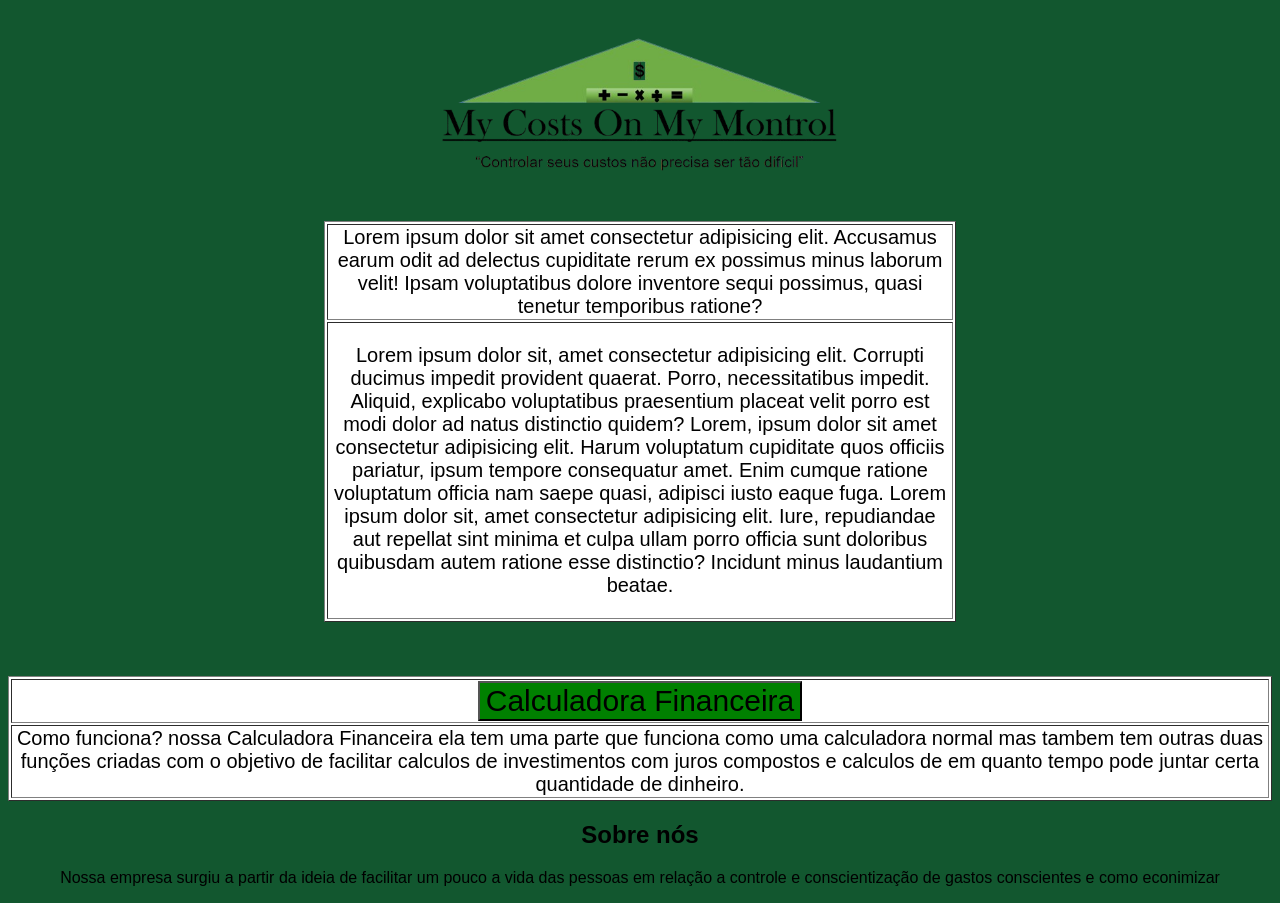
<file: projeto_pessoal/index.html>
<!DOCTYPE html>
<html lang="pt-br">
<head>
    <meta charset="UTF-8">
    <meta name="viewport" content="width=device-width, initial-scale=1.0">
    <link rel="stylesheet" href="color.css">
    
    <title>My Costs On My Control</title>

    <style>
a {
    text-decoration: none; color: black; background-color: green;
}
table {
    font-size: 20px; font-family: sans-serif; color: black; background-color: white;
}

button {
    font-size: 30px; font-family: sans-serif; background-color: green; box-shadow: inset;
}



    </style>


</head>
<body>
    

<img src="imagens/LogoProjetoPessoal-removebg-preview.png" alt="imagem" title="LogoTipo" width="500px" algm="center">


<table border="1" width="50%" height="400" align="center">
    <tr> <td colspan="3"> Lorem ipsum dolor sit amet consectetur adipisicing elit. Accusamus earum odit ad delectus cupiditate rerum ex possimus minus laborum velit! Ipsam voluptatibus dolore inventore sequi possimus, quasi tenetur temporibus ratione? </td></tr>
    <tr> <td colspan="3" rowspan="4" align="center"> <p>Lorem ipsum dolor sit, amet consectetur adipisicing elit. Corrupti ducimus impedit provident quaerat. Porro, necessitatibus impedit. Aliquid, explicabo voluptatibus praesentium placeat velit porro est modi dolor ad natus distinctio quidem? Lorem, ipsum dolor sit amet consectetur adipisicing elit. Harum voluptatum cupiditate quos officiis pariatur, ipsum tempore consequatur amet. Enim cumque ratione voluptatum officia nam saepe quasi, adipisci iusto eaque fuga. Lorem ipsum dolor sit, amet consectetur adipisicing elit. Iure, repudiandae aut repellat sint minima et culpa ullam porro officia sunt doloribus quibusdam autem ratione esse distinctio? Incidunt minus laudantium beatae.</p> </td> </tr>
</table>



<br><br><br>
<table border="1">

<tr>
    <td> <button> <a href="projeto.html" target="_blank" title="calculadora"> Calculadora Financeira </a>  </button> </td>  
</tr>

<tr>
    <td> Como funciona? nossa Calculadora Financeira ela tem uma parte que funciona como uma calculadora normal mas tambem tem outras duas funções criadas com o objetivo de facilitar calculos de investimentos com juros compostos e calculos de em quanto tempo pode juntar certa quantidade de dinheiro.</td>
</tr>
</table>




<section>
    <h2> Sobre nós </h2>
    <p> Nossa empresa surgiu a partir da ideia de facilitar um pouco a vida das pessoas em relação a controle e conscientização de gastos conscientes e como econimizar </p>
</section>






</body>
</html>
</file>
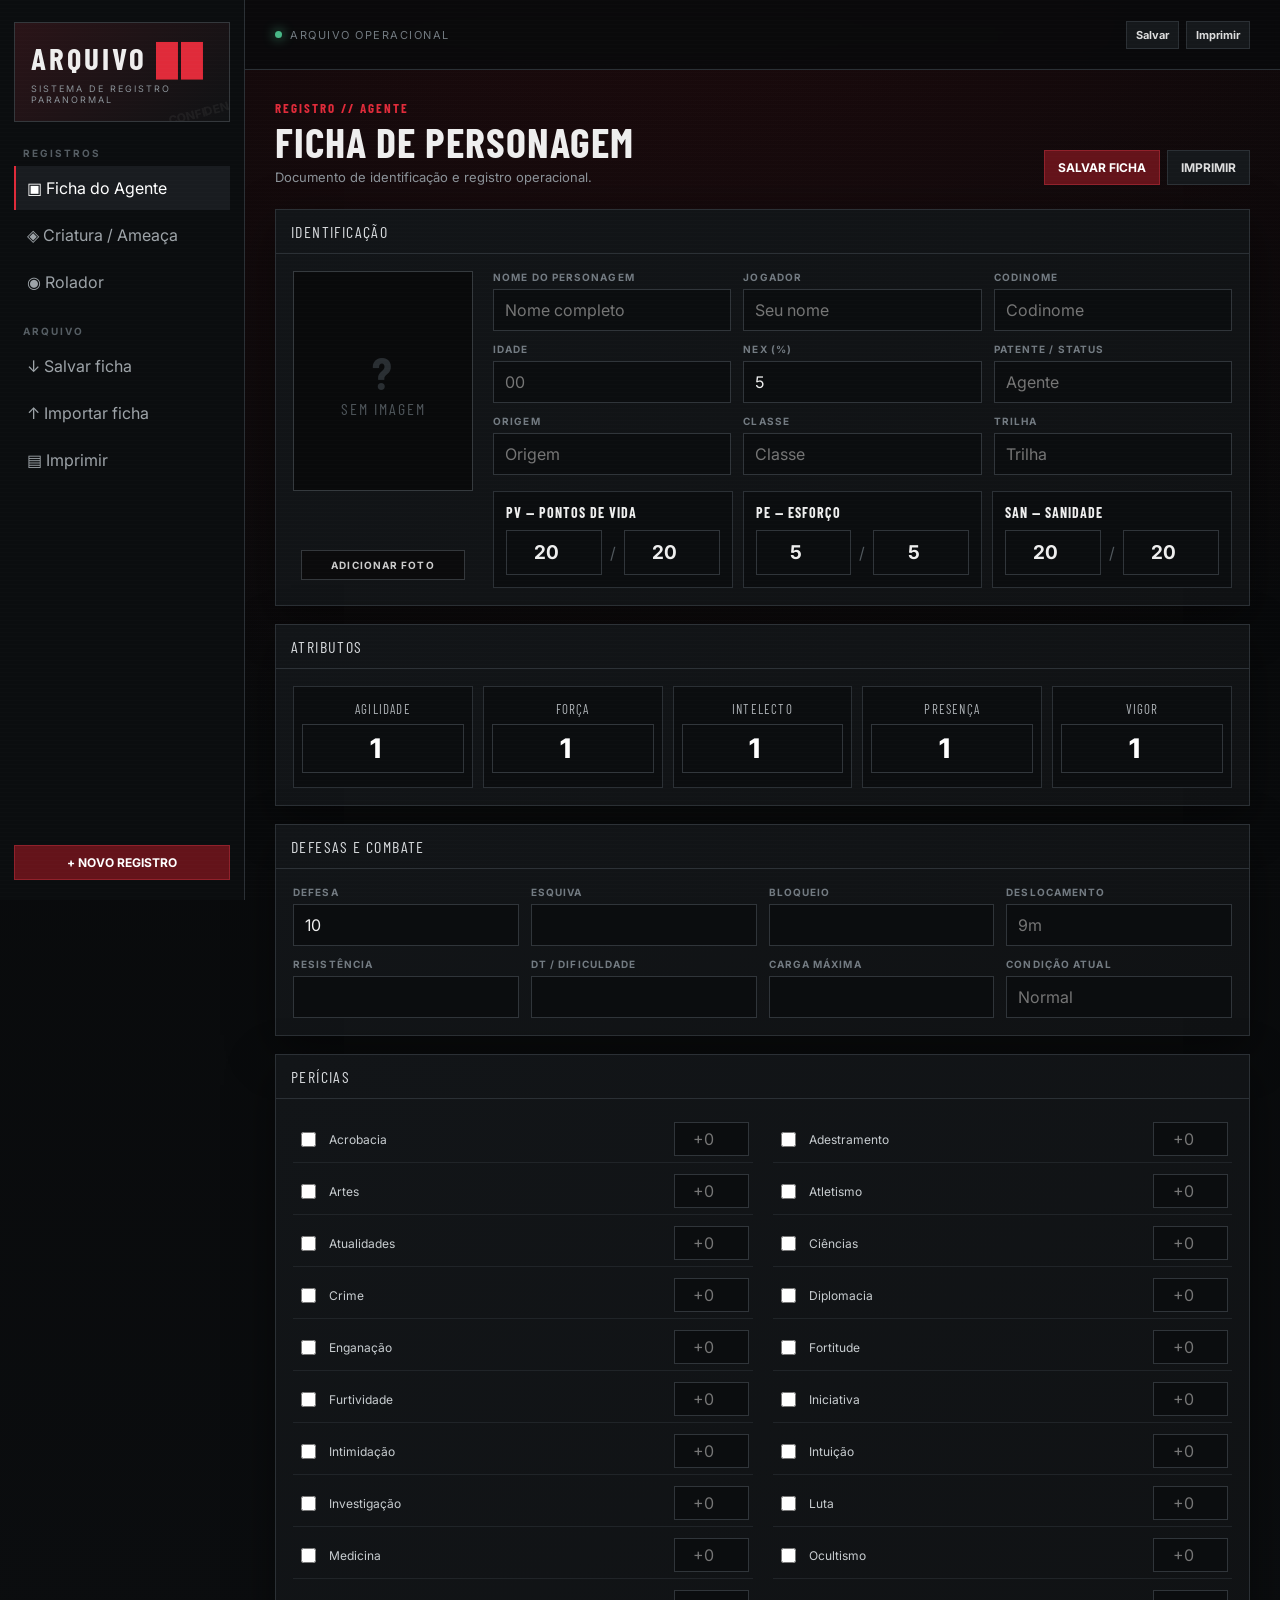
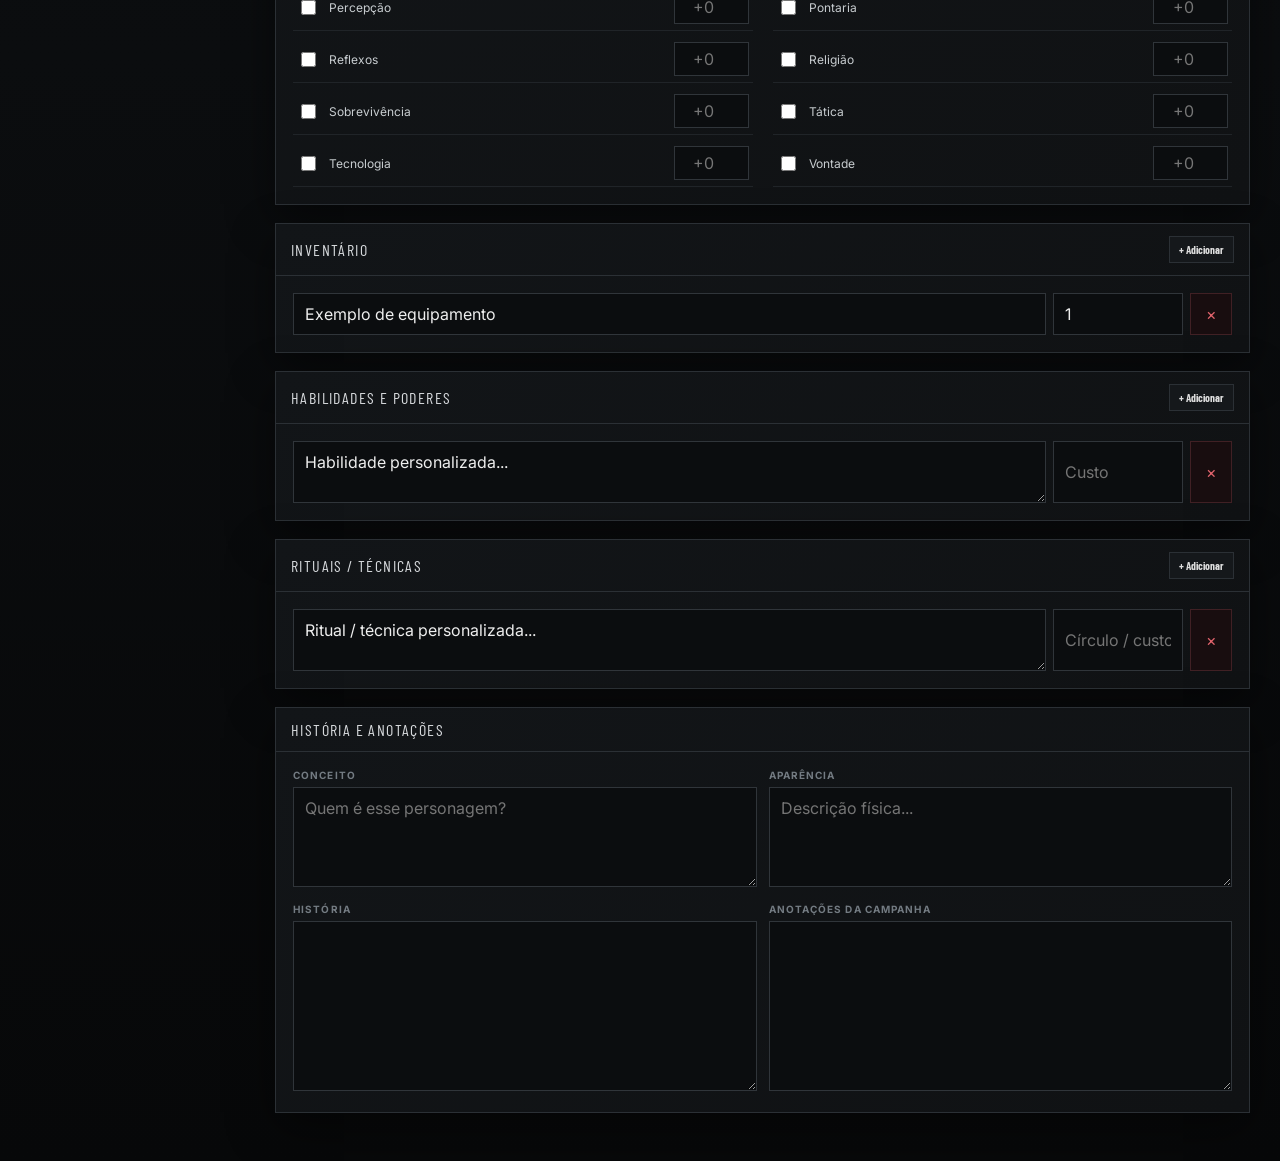
<file: projetos_aleatorios/index.html>
<!DOCTYPE html>
<html lang="pt-BR">
<head>
<meta charset="UTF-8">
<meta name="viewport" content="width=device-width, initial-scale=1.0">

<title>ARQUIVO // Ficha Paranormal</title>

<style>
@import url('https://fonts.googleapis.com/css2?family=Barlow+Condensed:wght@400;500;600;700;800&family=Inter:wght@400;500;600;700&display=swap');

:root{
    --bg:#08090a;
    --bg2:#0e1012;
    --panel:#131619;
    --panel2:#181c20;
    --border:#2b3035;
    --text:#eeeeee;
    --muted:#8b9298;
    --red:#b51f2c;
    --red2:#e02b3a;
    --red-dark:#64131a;
    --green:#48b887;
    --yellow:#d6a83b;
    --shadow:0 15px 45px rgba(0,0,0,.45);
}

*{
    box-sizing:border-box;
}

html{
    scroll-behavior:smooth;
}

body{
    margin:0;
    background:
        radial-gradient(circle at 50% -10%,rgba(150,20,30,.18),transparent 35%),
        linear-gradient(180deg,#070809,#0b0d0f 60%,#070809);
    color:var(--text);
    font-family:Inter,Arial,sans-serif;
    min-height:100vh;
}

body:before{
    content:"";
    position:fixed;
    inset:0;
    pointer-events:none;
    opacity:.025;
    background-image:
        repeating-linear-gradient(
            0deg,
            transparent 0,
            transparent 3px,
            #fff 4px
        );
    z-index:999;
}

button,
input,
textarea,
select{
    font:inherit;
}

button{
    cursor:pointer;
}

.app{
    display:flex;
    min-height:100vh;
}

/* =========================
   SIDEBAR
========================= */

.sidebar{
    width:245px;
    background:#0b0d0f;
    border-right:1px solid var(--border);
    padding:22px 14px;
    position:fixed;
    top:0;
    bottom:0;
    left:0;
    z-index:20;
}

.logo{
    border:1px solid #34383c;
    background:
        linear-gradient(135deg,rgba(190,30,45,.15),transparent),
        #101214;
    padding:16px;
    margin-bottom:25px;
    position:relative;
    overflow:hidden;
}

.logo:after{
    content:"CONFIDENCIAL";
    position:absolute;
    right:-28px;
    bottom:4px;
    color:rgba(255,255,255,.05);
    font-size:12px;
    font-weight:800;
    transform:rotate(-15deg);
}

.logo h1{
    margin:0;
    font-family:"Barlow Condensed",sans-serif;
    font-size:31px;
    letter-spacing:3px;
}

.logo span{
    color:var(--red2);
}

.logo small{
    display:block;
    color:var(--muted);
    font-size:9px;
    letter-spacing:2px;
    margin-top:5px;
}

.nav-title{
    color:#555d63;
    font-size:10px;
    letter-spacing:2px;
    font-weight:700;
    margin:18px 9px 7px;
}

.nav button{
    width:100%;
    border:0;
    background:transparent;
    color:#9da3a8;
    text-align:left;
    padding:12px 11px;
    margin-bottom:3px;
    border-left:2px solid transparent;
    transition:.2s;
}

.nav button:hover{
    background:#15181b;
    color:#fff;
}

.nav button.active{
    color:#fff;
    background:#191c20;
    border-left-color:var(--red2);
}

.bottom-actions{
    position:absolute;
    left:14px;
    right:14px;
    bottom:20px;
}

/* =========================
   MAIN
========================= */

.main{
    margin-left:245px;
    width:calc(100% - 245px);
    min-height:100vh;
}

.topbar{
    height:70px;
    border-bottom:1px solid var(--border);
    background:rgba(9,11,12,.9);
    backdrop-filter:blur(10px);
    display:flex;
    align-items:center;
    justify-content:space-between;
    padding:0 30px;
    position:sticky;
    top:0;
    z-index:15;
}

.status{
    display:flex;
    align-items:center;
    gap:8px;
    color:#727a80;
    font-size:11px;
    text-transform:uppercase;
    letter-spacing:1.5px;
}

.status-dot{
    width:7px;
    height:7px;
    background:var(--green);
    border-radius:50%;
    box-shadow:0 0 12px var(--green);
}

.top-actions{
    display:flex;
    gap:7px;
}

.container{
    max-width:1400px;
    margin:auto;
    padding:30px;
}

.page{
    display:none;
}

.page.active{
    display:block;
}

.page-header{
    display:flex;
    justify-content:space-between;
    align-items:flex-end;
    gap:20px;
    margin-bottom:24px;
}

.eyebrow{
    color:var(--red2);
    font-family:"Barlow Condensed";
    font-weight:700;
    font-size:13px;
    letter-spacing:2px;
}

h2{
    font-family:"Barlow Condensed";
    font-size:42px;
    line-height:1;
    margin:4px 0 0;
    letter-spacing:1px;
}

.subtitle{
    color:var(--muted);
    font-size:13px;
    margin-top:7px;
}

/* =========================
   BUTTONS
========================= */

.btn{
    border:1px solid var(--border);
    background:#15181b;
    color:#ddd;
    padding:9px 13px;
    font-size:12px;
    font-weight:700;
    transition:.2s;
}

.btn:hover{
    background:#202428;
    border-color:#484e53;
}

.btn.primary{
    background:var(--red-dark);
    border-color:#90212b;
    color:#fff;
}

.btn.primary:hover{
    background:#8c1a25;
}

.btn.danger{
    color:#ff7b83;
}

.btn.small{
    padding:6px 9px;
    font-size:11px;
}

/* =========================
   PANELS
========================= */

.panel{
    background:linear-gradient(145deg,#121518,#101214);
    border:1px solid var(--border);
    box-shadow:var(--shadow);
    margin-bottom:18px;
}

.panel-title{
    padding:12px 15px;
    border-bottom:1px solid var(--border);
    color:#d7dadd;
    font-family:"Barlow Condensed";
    letter-spacing:1.4px;
    text-transform:uppercase;
    font-size:16px;
    display:flex;
    align-items:center;
    justify-content:space-between;
}

.panel-body{
    padding:17px;
}

/* =========================
   FORM
========================= */

.grid{
    display:grid;
    gap:12px;
}

.grid-2{
    grid-template-columns:repeat(2,1fr);
}

.grid-3{
    grid-template-columns:repeat(3,1fr);
}

.grid-4{
    grid-template-columns:repeat(4,1fr);
}

label{
    display:block;
    color:#737b82;
    font-size:10px;
    text-transform:uppercase;
    letter-spacing:1.1px;
    font-weight:700;
    margin-bottom:6px;
}

input,
textarea,
select{
    width:100%;
    background:#0b0d0f;
    color:#eee;
    border:1px solid #30353a;
    outline:none;
    padding:10px 11px;
    transition:.2s;
}

input:focus,
textarea:focus,
select:focus{
    border-color:#a42732;
    box-shadow:0 0 0 2px rgba(180,30,45,.08);
}

textarea{
    resize:vertical;
    min-height:100px;
}

select option{
    background:#101214;
}

/* =========================
   CHARACTER HEADER
========================= */

.character-header{
    display:grid;
    grid-template-columns:180px 1fr;
    gap:20px;
}

.avatar-wrap{
    position:relative;
}

.avatar{
    width:180px;
    height:220px;
    background:#090a0b;
    border:1px solid #353a3e;
    display:flex;
    align-items:center;
    justify-content:center;
    overflow:hidden;
}

.avatar img{
    width:100%;
    height:100%;
    object-fit:cover;
}

.avatar-placeholder{
    text-align:center;
    color:#4e555a;
    font-family:"Barlow Condensed";
    letter-spacing:2px;
}

.avatar-placeholder strong{
    display:block;
    font-size:45px;
    color:#292e32;
}

.upload{
    position:absolute;
    bottom:8px;
    left:8px;
    right:8px;
}

.upload label{
    margin:0;
    cursor:pointer;
    text-align:center;
    background:rgba(10,11,12,.9);
    padding:8px;
    color:#ccc;
    border:1px solid #34383c;
}

/* =========================
   STAT CARDS
========================= */

.resources{
    display:grid;
    grid-template-columns:repeat(3,1fr);
    gap:10px;
    margin-top:16px;
}

.resource{
    border:1px solid var(--border);
    background:#0b0d0f;
    padding:12px;
    position:relative;
}

.resource h4{
    margin:0 0 9px;
    font-family:"Barlow Condensed";
    text-transform:uppercase;
    font-size:14px;
    letter-spacing:1px;
}

.resource .inputs{
    display:grid;
    grid-template-columns:1fr 12px 1fr;
    gap:5px;
    align-items:center;
}

.resource input{
    text-align:center;
    font-size:19px;
    font-weight:700;
}

.resource .slash{
    color:#50575c;
    text-align:center;
}

/* =========================
   ATTRIBUTES
========================= */

.attributes{
    display:grid;
    grid-template-columns:repeat(5,1fr);
    gap:10px;
}

.attribute{
    text-align:center;
    border:1px solid var(--border);
    background:#0b0d0f;
    padding:14px 8px;
}

.attribute-name{
    font-family:"Barlow Condensed";
    font-size:13px;
    letter-spacing:1.2px;
    color:#aeb3b7;
}

.attribute input{
    margin-top:7px;
    text-align:center;
    font-size:27px;
    font-weight:800;
    padding:7px 3px;
    color:#fff;
}

/* =========================
   SKILLS
========================= */

.skills{
    display:grid;
    grid-template-columns:repeat(2,1fr);
    gap:5px 20px;
}

.skill{
    display:grid;
    grid-template-columns:24px 1fr 75px;
    align-items:center;
    gap:8px;
    padding:6px 4px;
    border-bottom:1px solid #202428;
}

.skill input[type=checkbox]{
    width:15px;
    height:15px;
    accent-color:var(--red2);
}

.skill-name{
    color:#c8cdd0;
    font-size:12px;
}

.skill small{
    color:#626a70;
    display:block;
    font-size:9px;
}

.skill input[type=number]{
    padding:6px;
    text-align:center;
}

/* =========================
   LISTS
========================= */

.item-list{
    display:flex;
    flex-direction:column;
    gap:8px;
}

.list-row{
    display:grid;
    grid-template-columns:1fr 130px 42px;
    gap:7px;
}

.list-row textarea{
    min-height:42px;
}

.remove{
    border:1px solid #402024;
    color:#e2646d;
    background:#180d0f;
}

.add-row{
    margin-top:9px;
}

/* =========================
   ROLL
========================= */

.dice-box{
    display:grid;
    grid-template-columns:1fr 150px;
    gap:12px;
}

.dice-result{
    min-height:120px;
    background:#090a0b;
    border:1px solid #34383c;
    padding:16px;
}

.roll-number{
    font-family:"Barlow Condensed";
    font-size:55px;
    color:#fff;
}

.roll-history{
    max-height:260px;
    overflow:auto;
    margin-top:10px;
}

.roll-entry{
    padding:8px;
    border-bottom:1px solid #24282c;
    font-size:12px;
    color:#aaa;
}

.roll-entry strong{
    color:#eee;
}

/* =========================
   CREATURE
========================= */

.creature-grid{
    display:grid;
    grid-template-columns:1fr 1fr;
    gap:18px;
}

.threat{
    border:1px solid #4a1c22;
    background:
        linear-gradient(135deg,rgba(160,25,40,.12),transparent),
        #0d0e10;
}

.threat-number{
    font-family:"Barlow Condensed";
    font-size:52px;
    color:var(--red2);
    line-height:1;
}

.action-card{
    border:1px solid #30353a;
    background:#0b0d0f;
    padding:12px;
    margin-bottom:8px;
}

.action-card strong{
    color:#ddd;
}

.action-card p{
    color:#898f94;
    font-size:12px;
    line-height:1.5;
    margin:7px 0 0;
}

/* =========================
   TOAST
========================= */

.toast{
    position:fixed;
    right:22px;
    bottom:22px;
    background:#171a1d;
    border:1px solid #3c4247;
    padding:12px 16px;
    box-shadow:var(--shadow);
    transform:translateY(120px);
    opacity:0;
    transition:.25s;
    z-index:1000;
    font-size:12px;
}

.toast.show{
    transform:translateY(0);
    opacity:1;
}

/* =========================
   PRINT
========================= */

@media print{

    body{
        background:white;
        color:black;
    }

    body:before,
    .sidebar,
    .topbar,
    .top-actions,
    .bottom-actions,
    .btn,
    .upload{
        display:none!important;
    }

    .main{
        margin:0;
        width:100%;
    }

    .container{
        padding:0;
    }

    .page{
        display:none!important;
    }

    #page-character{
        display:block!important;
    }

    .panel{
        box-shadow:none;
        border:1px solid #999;
        background:#fff;
        break-inside:avoid;
    }

    input,
    textarea,
    select{
        color:#111;
        background:#fff;
        border:1px solid #999;
    }

    .panel-title,
    label,
    .skill-name,
    .subtitle{
        color:#222;
    }
}

/* =========================
   MOBILE
========================= */

@media(max-width:950px){

    .sidebar{
        position:relative;
        width:100%;
        height:auto;
        padding:10px;
        border-right:0;
        border-bottom:1px solid var(--border);
    }

    .app{
        display:block;
    }

    .logo{
        margin:0 0 8px;
    }

    .nav{
        display:grid;
        grid-template-columns:repeat(3,1fr);
        gap:5px;
    }

    .nav-title,
    .bottom-actions{
        display:none;
    }

    .main{
        margin:0;
        width:100%;
    }

    .topbar{
        height:55px;
        padding:0 14px;
    }

    .container{
        padding:15px;
    }

    .character-header,
    .creature-grid{
        grid-template-columns:1fr;
    }

    .avatar{
        margin:auto;
    }

    .grid-4,
    .grid-3{
        grid-template-columns:repeat(2,1fr);
    }

    .attributes{
        grid-template-columns:repeat(5,1fr);
        overflow:auto;
    }

    .skills{
        grid-template-columns:1fr;
    }
}

@media(max-width:600px){

    h2{
        font-size:34px;
    }

    .page-header{
        display:block;
    }

    .page-header .top-actions{
        margin-top:14px;
    }

    .grid-2,
    .grid-3,
    .grid-4{
        grid-template-columns:1fr;
    }

    .resources{
        grid-template-columns:1fr;
    }

    .attributes{
        grid-template-columns:repeat(5,100px);
    }

    .nav{
        grid-template-columns:1fr 1fr 1fr;
    }

    .list-row{
        grid-template-columns:1fr 70px 42px;
    }
}
</style>
</head>

<body>

<div class="app">

<!-- =========================
     SIDEBAR
========================= -->

<aside class="sidebar">

    <div class="logo">
        <h1>ARQUIVO <span>██</span></h1>
        <small>SISTEMA DE REGISTRO PARANORMAL</small>
    </div>

    <div class="nav-title">REGISTROS</div>

    <nav class="nav">

        <button class="active" onclick="showPage('character',this)">
            ▣ Ficha do Agente
        </button>

        <button onclick="showPage('creature',this)">
            ◈ Criatura / Ameaça
        </button>

        <button onclick="showPage('dice',this)">
            ◉ Rolador
        </button>

    </nav>

    <div class="nav-title">ARQUIVO</div>

    <nav class="nav">

        <button onclick="saveAll()">
            ↓ Salvar ficha
        </button>

        <button onclick="document.getElementById('importFile').click()">
            ↑ Importar ficha
        </button>

        <button onclick="window.print()">
            ▤ Imprimir
        </button>

    </nav>

    <div class="bottom-actions">
        <button class="btn primary" style="width:100%" onclick="newCharacter()">
            + NOVO REGISTRO
        </button>
    </div>

</aside>


<!-- =========================
     MAIN
========================= -->

<main class="main">

    <header class="topbar">

        <div class="status">
            <span class="status-dot"></span>
            Arquivo operacional
        </div>

        <div class="top-actions">

            <button class="btn small" onclick="saveAll()">
                Salvar
            </button>

            <button class="btn small" onclick="window.print()">
                Imprimir
            </button>

        </div>

    </header>


    <div class="container">


<!-- =========================================================
     CHARACTER PAGE
========================================================= -->

<section id="page-character" class="page active">

    <div class="page-header">

        <div>
            <div class="eyebrow">REGISTRO // AGENTE</div>
            <h2>FICHA DE PERSONAGEM</h2>
            <div class="subtitle">
                Documento de identificação e registro operacional.
            </div>
        </div>

        <div class="top-actions">

            <button class="btn primary" onclick="saveAll()">
                SALVAR FICHA
            </button>

            <button class="btn" onclick="window.print()">
                IMPRIMIR
            </button>

        </div>

    </div>


    <!-- IDENTIFICATION -->

    <div class="panel">

        <div class="panel-title">
            Identificação
        </div>

        <div class="panel-body">

            <div class="character-header">

                <div class="avatar-wrap">

                    <div class="avatar" id="avatar">

                        <div class="avatar-placeholder">
                            <strong>?</strong>
                            SEM IMAGEM
                        </div>

                    </div>

                    <div class="upload">

                        <label for="photo">
                            ADICIONAR FOTO
                        </label>

                        <input
                            id="photo"
                            type="file"
                            accept="image/*"
                            style="display:none"
                            onchange="loadPhoto(event)"
                        >

                    </div>

                </div>


                <div>

                    <div class="grid grid-3">

                        <div>
                            <label>Nome do personagem</label>
                            <input data-save="nome" placeholder="Nome completo">
                        </div>

                        <div>
                            <label>Jogador</label>
                            <input data-save="jogador" placeholder="Seu nome">
                        </div>

                        <div>
                            <label>Codinome</label>
                            <input data-save="codinome" placeholder="Codinome">
                        </div>

                        <div>
                            <label>Idade</label>
                            <input data-save="idade" type="number" placeholder="00">
                        </div>

                        <div>
                            <label>NEX (%)</label>
                            <input data-save="nex" type="number" min="0" max="100" value="5">
                        </div>

                        <div>
                            <label>Patente / Status</label>
                            <input data-save="patente" placeholder="Agente">
                        </div>

                        <div>
                            <label>Origem</label>
                            <input data-save="origem" placeholder="Origem">
                        </div>

                        <div>
                            <label>Classe</label>
                            <input data-save="classe" placeholder="Classe">
                        </div>

                        <div>
                            <label>Trilha</label>
                            <input data-save="trilha" placeholder="Trilha">
                        </div>

                    </div>


                    <div class="resources">

                        <div class="resource">

                            <h4>PV — Pontos de Vida</h4>

                            <div class="inputs">

                                <input
                                    data-save="pvAtual"
                                    type="number"
                                    value="20"
                                >

                                <span class="slash">/</span>

                                <input
                                    data-save="pvMax"
                                    type="number"
                                    value="20"
                                >

                            </div>

                        </div>


                        <div class="resource">

                            <h4>PE — Esforço</h4>

                            <div class="inputs">

                                <input
                                    data-save="peAtual"
                                    type="number"
                                    value="5"
                                >

                                <span class="slash">/</span>

                                <input
                                    data-save="peMax"
                                    type="number"
                                    value="5"
                                >

                            </div>

                        </div>


                        <div class="resource">

                            <h4>SAN — Sanidade</h4>

                            <div class="inputs">

                                <input
                                    data-save="sanAtual"
                                    type="number"
                                    value="20"
                                >

                                <span class="slash">/</span>

                                <input
                                    data-save="sanMax"
                                    type="number"
                                    value="20"
                                >

                            </div>

                        </div>

                    </div>

                </div>

            </div>

        </div>

    </div>


    <!-- ATTRIBUTES -->

    <div class="panel">

        <div class="panel-title">
            Atributos
        </div>

        <div class="panel-body">

            <div class="attributes">

                <div class="attribute">
                    <div class="attribute-name">AGILIDADE</div>
                    <input data-save="agi" type="number" value="1">
                </div>

                <div class="attribute">
                    <div class="attribute-name">FORÇA</div>
                    <input data-save="for" type="number" value="1">
                </div>

                <div class="attribute">
                    <div class="attribute-name">INTELECTO</div>
                    <input data-save="int" type="number" value="1">
                </div>

                <div class="attribute">
                    <div class="attribute-name">PRESENÇA</div>
                    <input data-save="pre" type="number" value="1">
                </div>

                <div class="attribute">
                    <div class="attribute-name">VIGOR</div>
                    <input data-save="vig" type="number" value="1">
                </div>

            </div>

        </div>

    </div>


    <!-- DEFENSE -->

    <div class="panel">

        <div class="panel-title">
            Defesas e Combate
        </div>

        <div class="panel-body">

            <div class="grid grid-4">

                <div>
                    <label>Defesa</label>
                    <input data-save="defesa" type="number" value="10">
                </div>

                <div>
                    <label>Esquiva</label>
                    <input data-save="esquiva" type="number">
                </div>

                <div>
                    <label>Bloqueio</label>
                    <input data-save="bloqueio" type="number">
                </div>

                <div>
                    <label>Deslocamento</label>
                    <input data-save="deslocamento" placeholder="9m">
                </div>

                <div>
                    <label>Resistência</label>
                    <input data-save="resistencia" type="number">
                </div>

                <div>
                    <label>DT / Dificuldade</label>
                    <input data-save="dt" type="number">
                </div>

                <div>
                    <label>Carga máxima</label>
                    <input data-save="carga" type="number">
                </div>

                <div>
                    <label>Condição atual</label>
                    <input data-save="condicao" placeholder="Normal">
                </div>

            </div>

        </div>

    </div>


    <!-- SKILLS -->

    <div class="panel">

        <div class="panel-title">
            Perícias
        </div>

        <div class="panel-body">

            <div class="skills">

                <div class="skill">
                    <input type="checkbox" data-save="pericia_acrobacia">
                    <div class="skill-name">Acrobacia</div>
                    <input type="number" data-save="bonus_acrobacia" placeholder="+0">
                </div>

                <div class="skill">
                    <input type="checkbox">
                    <div class="skill-name">Adestramento</div>
                    <input type="number" placeholder="+0">
                </div>

                <div class="skill">
                    <input type="checkbox">
                    <div class="skill-name">Artes</div>
                    <input type="number" placeholder="+0">
                </div>

                <div class="skill">
                    <input type="checkbox">
                    <div class="skill-name">Atletismo</div>
                    <input type="number" placeholder="+0">
                </div>

                <div class="skill">
                    <input type="checkbox">
                    <div class="skill-name">Atualidades</div>
                    <input type="number" placeholder="+0">
                </div>

                <div class="skill">
                    <input type="checkbox">
                    <div class="skill-name">Ciências</div>
                    <input type="number" placeholder="+0">
                </div>

                <div class="skill">
                    <input type="checkbox">
                    <div class="skill-name">Crime</div>
                    <input type="number" placeholder="+0">
                </div>

                <div class="skill">
                    <input type="checkbox">
                    <div class="skill-name">Diplomacia</div>
                    <input type="number" placeholder="+0">
                </div>

                <div class="skill">
                    <input type="checkbox">
                    <div class="skill-name">Enganação</div>
                    <input type="number" placeholder="+0">
                </div>

                <div class="skill">
                    <input type="checkbox">
                    <div class="skill-name">Fortitude</div>
                    <input type="number" placeholder="+0">
                </div>

                <div class="skill">
                    <input type="checkbox">
                    <div class="skill-name">Furtividade</div>
                    <input type="number" placeholder="+0">
                </div>

                <div class="skill">
                    <input type="checkbox">
                    <div class="skill-name">Iniciativa</div>
                    <input type="number" placeholder="+0">
                </div>

                <div class="skill">
                    <input type="checkbox">
                    <div class="skill-name">Intimidação</div>
                    <input type="number" placeholder="+0">
                </div>

                <div class="skill">
                    <input type="checkbox">
                    <div class="skill-name">Intuição</div>
                    <input type="number" placeholder="+0">
                </div>

                <div class="skill">
                    <input type="checkbox">
                    <div class="skill-name">Investigação</div>
                    <input type="number" placeholder="+0">
                </div>

                <div class="skill">
                    <input type="checkbox">
                    <div class="skill-name">Luta</div>
                    <input type="number" placeholder="+0">
                </div>

                <div class="skill">
                    <input type="checkbox">
                    <div class="skill-name">Medicina</div>
                    <input type="number" placeholder="+0">
                </div>

                <div class="skill">
                    <input type="checkbox">
                    <div class="skill-name">Ocultismo</div>
                    <input type="number" placeholder="+0">
                </div>

                <div class="skill">
                    <input type="checkbox">
                    <div class="skill-name">Percepção</div>
                    <input type="number" placeholder="+0">
                </div>

                <div class="skill">
                    <input type="checkbox">
                    <div class="skill-name">Pontaria</div>
                    <input type="number" placeholder="+0">
                </div>

                <div class="skill">
                    <input type="checkbox">
                    <div class="skill-name">Reflexos</div>
                    <input type="number" placeholder="+0">
                </div>

                <div class="skill">
                    <input type="checkbox">
                    <div class="skill-name">Religião</div>
                    <input type="number" placeholder="+0">
                </div>

                <div class="skill">
                    <input type="checkbox">
                    <div class="skill-name">Sobrevivência</div>
                    <input type="number" placeholder="+0">
                </div>

                <div class="skill">
                    <input type="checkbox">
                    <div class="skill-name">Tática</div>
                    <input type="number" placeholder="+0">
                </div>

                <div class="skill">
                    <input type="checkbox">
                    <div class="skill-name">Tecnologia</div>
                    <input type="number" placeholder="+0">
                </div>

                <div class="skill">
                    <input type="checkbox">
                    <div class="skill-name">Vontade</div>
                    <input type="number" placeholder="+0">
                </div>

            </div>

        </div>

    </div>


    <!-- INVENTORY -->

    <div class="panel">

        <div class="panel-title">
            Inventário
            <button class="btn small" onclick="addItem()">+ Adicionar</button>
        </div>

        <div class="panel-body">

            <div id="inventory" class="item-list"></div>

        </div>

    </div>


    <!-- ABILITIES -->

    <div class="panel">

        <div class="panel-title">
            Habilidades e Poderes
            <button class="btn small" onclick="addAbility()">+ Adicionar</button>
        </div>

        <div class="panel-body">

            <div id="abilities" class="item-list"></div>

        </div>

    </div>


    <!-- RITUALS -->

    <div class="panel">

        <div class="panel-title">
            Rituais / Técnicas
            <button class="btn small" onclick="addRitual()">+ Adicionar</button>
        </div>

        <div class="panel-body">

            <div id="rituals" class="item-list"></div>

        </div>

    </div>


    <!-- STORY -->

    <div class="panel">

        <div class="panel-title">
            História e Anotações
        </div>

        <div class="panel-body">

            <div class="grid grid-2">

                <div>
                    <label>Conceito</label>
                    <textarea
                        data-save="conceito"
                        placeholder="Quem é esse personagem?"
                    ></textarea>
                </div>

                <div>
                    <label>Aparência</label>
                    <textarea
                        data-save="aparencia"
                        placeholder="Descrição física..."
                    ></textarea>
                </div>

                <div>
                    <label>História</label>
                    <textarea
                        data-save="historia"
                        style="min-height:170px"
                    ></textarea>
                </div>

                <div>
                    <label>Anotações da campanha</label>
                    <textarea
                        data-save="anotacoes"
                        style="min-height:170px"
                    ></textarea>
                </div>

            </div>

        </div>

    </div>

</section>


<!-- =========================================================
     CREATURE PAGE
========================================================= -->

<section id="page-creature" class="page">

    <div class="page-header">

        <div>
            <div class="eyebrow">REGISTRO // AMEAÇA</div>
            <h2>CRIADOR DE CRIATURAS</h2>
            <div class="subtitle">
                Ferramenta para criar ameaças e criaturas homebrew.
            </div>
        </div>

        <button class="btn primary" onclick="saveCreature()">
            SALVAR CRIATURA
        </button>

    </div>


    <div class="creature-grid">

        <div>

            <div class="panel threat">

                <div class="panel-title">
                    Identificação da ameaça
                </div>

                <div class="panel-body">

                    <div class="grid grid-2">

                        <div>
                            <label>Nome</label>
                            <input id="cr_nome" placeholder="Nome da criatura">
                        </div>

                        <div>
                            <label>Tipo</label>
                            <input id="cr_tipo" placeholder="Criatura / Humano / Outro">
                        </div>

                        <div>
                            <label>Elemento</label>
                            <select id="cr_elemento">
                                <option>Realidade</option>
                                <option>Sangue</option>
                                <option>Morte</option>
                                <option>Conhecimento</option>
                                <option>Energia</option>
                                <option>Medo</option>
                                <option>Homebrew</option>
                            </select>
                        </div>

                        <div>
                            <label>VD / Nível de ameaça</label>
                            <input id="cr_vd" type="number" value="20">
                        </div>

                    </div>

                </div>

            </div>


            <div class="panel">

                <div class="panel-title">
                    Estatísticas
                </div>

                <div class="panel-body">

                    <div class="grid grid-3">

                        <div>
                            <label>PV</label>
                            <input id="cr_pv" type="number" value="30">
                        </div>

                        <div>
                            <label>Defesa</label>
                            <input id="cr_def" type="number" value="15">
                        </div>

                        <div>
                            <label>Deslocamento</label>
                            <input id="cr_desl" value="9m">
                        </div>

                        <div>
                            <label>Fortitude</label>
                            <input id="cr_fort" value="+5">
                        </div>

                        <div>
                            <label>Reflexos</label>
                            <input id="cr_ref" value="+5">
                        </div>

                        <div>
                            <label>Vontade</label>
                            <input id="cr_von" value="+5">
                        </div>

                    </div>

                </div>

            </div>

        </div>


        <div>

            <div class="panel">

                <div class="panel-title">
                    Descrição
                </div>

                <div class="panel-body">

                    <label>Descrição visual</label>

                    <textarea
                        id="cr_desc"
                        placeholder="Aparência da criatura..."
                    ></textarea>

                    <br>

                    <label>Comportamento</label>

                    <textarea
                        id="cr_comp"
                        placeholder="Como ela age?"
                    ></textarea>

                </div>

            </div>


            <div class="panel">

                <div class="panel-title">
                    Habilidades e ataques

                    <button
                        class="btn small"
                        onclick="addCreatureAction()"
                    >
                        + Adicionar
                    </button>

                </div>

                <div class="panel-body">

                    <div id="creatureActions"></div>

                </div>

            </div>

        </div>

    </div>


    <div class="panel">

        <div class="panel-title">
            Imunidades, resistências e fraquezas
        </div>

        <div class="panel-body">

            <textarea
                id="cr_resist"
                placeholder="Digite resistências, imunidades, fraquezas etc."
            ></textarea>

        </div>

    </div>


    <div class="panel">

        <div class="panel-title">
            Anotações do mestre
        </div>

        <div class="panel-body">

            <textarea
                id="cr_notes"
                style="min-height:180px"
            ></textarea>

        </div>

    </div>

</section>


<!-- =========================================================
     DICE PAGE
========================================================= -->

<section id="page-dice" class="page">

    <div class="page-header">

        <div>
            <div class="eyebrow">FERRAMENTA // DADOS</div>
            <h2>ROLADOR</h2>
            <div class="subtitle">
                Sistema simples de rolagem para sua mesa.
            </div>
        </div>

    </div>


    <div class="panel">

        <div class="panel-title">
            Rolar dados
        </div>

        <div class="panel-body">

            <div class="dice-box">

                <div>

                    <label>
                        Expressão
                    </label>

                    <input
                        id="diceExpression"
                        value="1d20"
                        placeholder="Ex: 1d20+5"
                        onkeydown="if(event.key==='Enter') rollDice()"
                    >

                    <br><br>

                    <button class="btn primary" onclick="rollDice()">
                        ROLAR DADOS
                    </button>

                </div>


                <div class="dice-result">

                    <label>Resultado</label>

                    <div
                        id="diceResult"
                        class="roll-number"
                    >
                        —
                    </div>

                </div>

            </div>


            <div class="roll-history">

                <div class="panel-title">
                    Histórico
                </div>

                <div id="rollHistory"></div>

            </div>

        </div>

    </div>

</section>


    </div>

</main>

</div>


<input
    id="importFile"
    type="file"
    accept=".json"
    style="display:none"
    onchange="importCharacter(event)"
>

<div id="toast" class="toast"></div>


<script>

/* =========================================================
   UTILIDADES
========================================================= */

const STORAGE_KEY = "arquivo_paranormal_ficha_v1";

function toast(message){

    const el = document.getElementById("toast");

    el.textContent = message;

    el.classList.add("show");

    setTimeout(()=>{
        el.classList.remove("show");
    },2200);
}


/* =========================================================
   NAVEGAÇÃO
========================================================= */

function showPage(page, button){

    document.querySelectorAll(".page").forEach(p=>{
        p.classList.remove("active");
    });

    document
        .getElementById("page-"+page)
        .classList.add("active");

    document.querySelectorAll(".nav button").forEach(b=>{
        b.classList.remove("active");
    });

    if(button){
        button.classList.add("active");
    }
}


/* =========================================================
   FOTO
========================================================= */

function loadPhoto(event){

    const file = event.target.files[0];

    if(!file) return;

    const reader = new FileReader();

    reader.onload = function(e){

        document.getElementById("avatar").innerHTML =
            `<img src="${e.target.result}" alt="Foto do personagem">`;

        localStorage.setItem(
            "arquivo_photo",
            e.target.result
        );
    };

    reader.readAsDataURL(file);
}


/* =========================================================
   INVENTÁRIO
========================================================= */

function addItem(data={}){

    const container =
        document.getElementById("inventory");

    const row = document.createElement("div");

    row.className="list-row";

    row.innerHTML=`

        <input
            placeholder="Item / equipamento"
            value="${escapeHTML(data.nome || "")}"
        >

        <input
            placeholder="Quantidade"
            value="${escapeHTML(data.qtd || "1")}"
        >

        <button
            class="remove"
            onclick="this.parentElement.remove()"
        >×</button>

    `;

    container.appendChild(row);
}


/* =========================================================
   HABILIDADES
========================================================= */

function addAbility(data={}){

    const container =
        document.getElementById("abilities");

    const row=document.createElement("div");

    row.className="list-row";

    row.innerHTML=`

        <textarea
            placeholder="Nome e descrição da habilidade"
        >${escapeHTML(data.texto || "")}</textarea>

        <input
            placeholder="Custo"
            value="${escapeHTML(data.custo || "")}"
        >

        <button
            class="remove"
            onclick="this.parentElement.remove()"
        >×</button>

    `;

    container.appendChild(row);
}


/* =========================================================
   RITUAIS
========================================================= */

function addRitual(data={}){

    const container =
        document.getElementById("rituals");

    const row=document.createElement("div");

    row.className="list-row";

    row.innerHTML=`

        <textarea
            placeholder="Nome e descrição do ritual"
        >${escapeHTML(data.texto || "")}</textarea>

        <input
            placeholder="Círculo / custo"
            value="${escapeHTML(data.custo || "")}"
        >

        <button
            class="remove"
            onclick="this.parentElement.remove()"
        >×</button>

    `;

    container.appendChild(row);
}


/* =========================================================
   CRIATURAS
========================================================= */

function addCreatureAction(data={}){

    const container =
        document.getElementById("creatureActions");

    const card=document.createElement("div");

    card.className="action-card";

    card.innerHTML=`

        <div class="grid grid-2">

            <div>

                <label>Nome da ação</label>

                <input
                    class="ca-name"
                    value="${escapeHTML(data.nome || "")}"
                    placeholder="Ex: Ataque"
                >

            </div>

            <div>

                <label>Teste / dano</label>

                <input
                    class="ca-roll"
                    value="${escapeHTML(data.rolagem || "")}"
                    placeholder="Ex: +10 / 2d8+5"
                >

            </div>

        </div>

        <br>

        <label>Descrição</label>

        <textarea
            class="ca-desc"
            placeholder="Descrição da ação..."
        >${escapeHTML(data.descricao || "")}</textarea>

        <br>

        <button
            class="btn small danger"
            onclick="this.parentElement.remove()"
        >
            REMOVER
        </button>

    `;

    container.appendChild(card);
}


/* =========================================================
   COLETA DE DADOS
========================================================= */

function collectCharacter(){

    const data={
        version:1,
        savedAt:new Date().toISOString(),
        fields:{},
        inventory:[],
        abilities:[],
        rituals:[],
        photo:localStorage.getItem("arquivo_photo") || null
    };


    document
        .querySelectorAll("[data-save]")
        .forEach(el=>{

            const key=el.dataset.save;

            if(el.type==="checkbox"){
                data.fields[key]=el.checked;
            }
            else{
                data.fields[key]=el.value;
            }

        });


    document
        .querySelectorAll("#inventory .list-row")
        .forEach(row=>{

            const inputs=row.querySelectorAll("input");

            data.inventory.push({
                nome:inputs[0].value,
                qtd:inputs[1].value
            });

        });


    document
        .querySelectorAll("#abilities .list-row")
        .forEach(row=>{

            const textarea=row.querySelector("textarea");
            const input=row.querySelector("input");

            data.abilities.push({
                texto:textarea.value,
                custo:input.value
            });

        });


    document
        .querySelectorAll("#rituals .list-row")
        .forEach(row=>{

            const textarea=row.querySelector("textarea");
            const input=row.querySelector("input");

            data.rituals.push({
                texto:textarea.value,
                custo:input.value
            });

        });


    return data;
}


/* =========================================================
   SALVAR
========================================================= */

function saveAll(){

    const data=collectCharacter();

    localStorage.setItem(
        STORAGE_KEY,
        JSON.stringify(data)
    );

    downloadJSON(
        data,
        "ficha-paranormal.json"
    );

    toast("Ficha salva com sucesso.");
}


/* =========================================================
   DOWNLOAD JSON
========================================================= */

function downloadJSON(data, filename){

    const blob=new Blob(
        [JSON.stringify(data,null,2)],
        {type:"application/json"}
    );

    const url=URL.createObjectURL(blob);

    const a=document.createElement("a");

    a.href=url;
    a.download=filename;

    document.body.appendChild(a);

    a.click();

    a.remove();

    URL.revokeObjectURL(url);
}


/* =========================================================
   IMPORTAR
========================================================= */

function importCharacter(event){

    const file=event.target.files[0];

    if(!file) return;

    const reader=new FileReader();

    reader.onload=function(){

        try{

            const data=JSON.parse(reader.result);

            loadCharacter(data);

            toast("Ficha importada.");

        }catch(error){

            alert("Arquivo inválido.");

        }

    };

    reader.readAsText(file);
}


/* =========================================================
   CARREGAR PERSONAGEM
========================================================= */

function loadCharacter(data){

    if(!data) return;

    if(data.fields){

        Object.entries(data.fields).forEach(([key,value])=>{

            const el=
                document.querySelector(
                    `[data-save="${key}"]`
                );

            if(!el) return;

            if(el.type==="checkbox"){
                el.checked=Boolean(value);
            }else{
                el.value=value;
            }

        });

    }


    document.getElementById("inventory").innerHTML="";

    (data.inventory || []).forEach(addItem);


    document.getElementById("abilities").innerHTML="";

    (data.abilities || []).forEach(addAbility);


    document.getElementById("rituals").innerHTML="";

    (data.rituals || []).forEach(addRitual);


    if(data.photo){

        document.getElementById("avatar").innerHTML =
            `<img src="${data.photo}" alt="Foto">`;

        localStorage.setItem(
            "arquivo_photo",
            data.photo
        );

    }

}


/* =========================================================
   CARREGAR AUTOMATICAMENTE
========================================================= */

function loadSaved(){

    const saved=
        localStorage.getItem(STORAGE_KEY);

    if(saved){

        try{

            loadCharacter(
                JSON.parse(saved)
            );

        }catch(e){

            console.warn(
                "Não foi possível carregar a ficha."
            );

        }

    }else{

        addItem({
            nome:"Exemplo de equipamento",
            qtd:"1"
        });

        addAbility({
            texto:"Habilidade personalizada...",
            custo:""
        });

        addRitual({
            texto:"Ritual / técnica personalizada...",
            custo:""
        });

    }

}


/* =========================================================
   NOVA FICHA
========================================================= */

function newCharacter(){

    if(
        !confirm(
            "Criar uma nova ficha? Os dados atuais serão apagados."
        )
    ) return;

    localStorage.removeItem(STORAGE_KEY);
    localStorage.removeItem("arquivo_photo");

    location.reload();
}


/* =========================================================
   DADOS
========================================================= */

function rollDice(){

    const expression=
        document
        .getElementById("diceExpression")
        .value
        .trim()
        .toLowerCase();

    const match=
        expression.match(
            /^(\d+)d(\d+)([+-]\d+)?$/
        );

    if(!match){

        toast(
            "Use um formato como 1d20+5."
        );

        return;
    }

    const quantity=
        Math.min(
            parseInt(match[1]),
            100
        );

    const sides=
        parseInt(match[2]);

    const modifier=
        parseInt(match[3] || "0");

    if(sides<2 || sides>1000){

        toast(
            "Número de faces inválido."
        );

        return;
    }

    let rolls=[];
    let total=modifier;

    for(let i=0;i<quantity;i++){

        const result=
            Math.floor(
                Math.random()*sides
            )+1;

        rolls.push(result);

        total+=result;

    }

    document
        .getElementById("diceResult")
        .textContent=total;

    const history=
        document.getElementById("rollHistory");

    const entry=
        document.createElement("div");

    entry.className="roll-entry";

    entry.innerHTML=`
        <strong>${expression}</strong>
        → ${total}
        <span style="color:#666">
            [${rolls.join(", ")}]
        </span>
    `;

    history.prepend(entry);

}


/* =========================================================
   CRIATURA
========================================================= */

function collectCreature(){

    const actions=[];

    document
        .querySelectorAll(
            "#creatureActions .action-card"
        )
        .forEach(card=>{

            actions.push({

                nome:
                    card.querySelector(".ca-name").value,

                rolagem:
                    card.querySelector(".ca-roll").value,

                descricao:
                    card.querySelector(".ca-desc").value

            });

        });


    return{

        version:1,

        tipo:"criatura",

        savedAt:new Date().toISOString(),

        nome:
            document.getElementById("cr_nome").value,

        tipoCriatura:
            document.getElementById("cr_tipo").value,

        elemento:
            document.getElementById("cr_elemento").value,

        vd:
            document.getElementById("cr_vd").value,

        pv:
            document.getElementById("cr_pv").value,

        defesa:
            document.getElementById("cr_def").value,

        deslocamento:
            document.getElementById("cr_desl").value,

        fortitude:
            document.getElementById("cr_fort").value,

        reflexos:
            document.getElementById("cr_ref").value,

        vontade:
            document.getElementById("cr_von").value,

        descricao:
            document.getElementById("cr_desc").value,

        comportamento:
            document.getElementById("cr_comp").value,

        resistencias:
            document.getElementById("cr_resist").value,

        anotacoes:
            document.getElementById("cr_notes").value,

        actions

    };

}


function saveCreature(){

    const data=collectCreature();

    downloadJSON(
        data,
        "criatura-paranormal.json"
    );

    localStorage.setItem(
        "arquivo_creature",
        JSON.stringify(data)
    );

    toast(
        "Criatura salva com sucesso."
    );

}


/* =========================================================
   SEGURANÇA PARA HTML
========================================================= */

function escapeHTML(value){

    if(value===undefined || value===null){
        return "";
    }

    return String(value)
        .replaceAll("&","&amp;")
        .replaceAll("<","&lt;")
        .replaceAll(">","&gt;")
        .replaceAll('"',"&quot;")
        .replaceAll("'","&#039;");

}


/* =========================================================
   AUTOSAVE
========================================================= */

let autosaveTimer;

document.addEventListener(
    "input",
    function(){

        clearTimeout(autosaveTimer);

        autosaveTimer=setTimeout(()=>{

            const data=collectCharacter();

            localStorage.setItem(
                STORAGE_KEY,
                JSON.stringify(data)
            );

        },700);

    }
);


/* =========================================================
   INICIALIZAÇÃO
========================================================= */

document.addEventListener(
    "DOMContentLoaded",
    function(){

        loadSaved();

        if(
            !document
            .getElementById("creatureActions")
            .children.length
        ){

            addCreatureAction({
                nome:"Ataque",
                rolagem:"+5 / 1d8+3",
                descricao:
                    "Descreva aqui o ataque da criatura."
            });

        }

    }
);

</script>

</body>
</html>
</file>
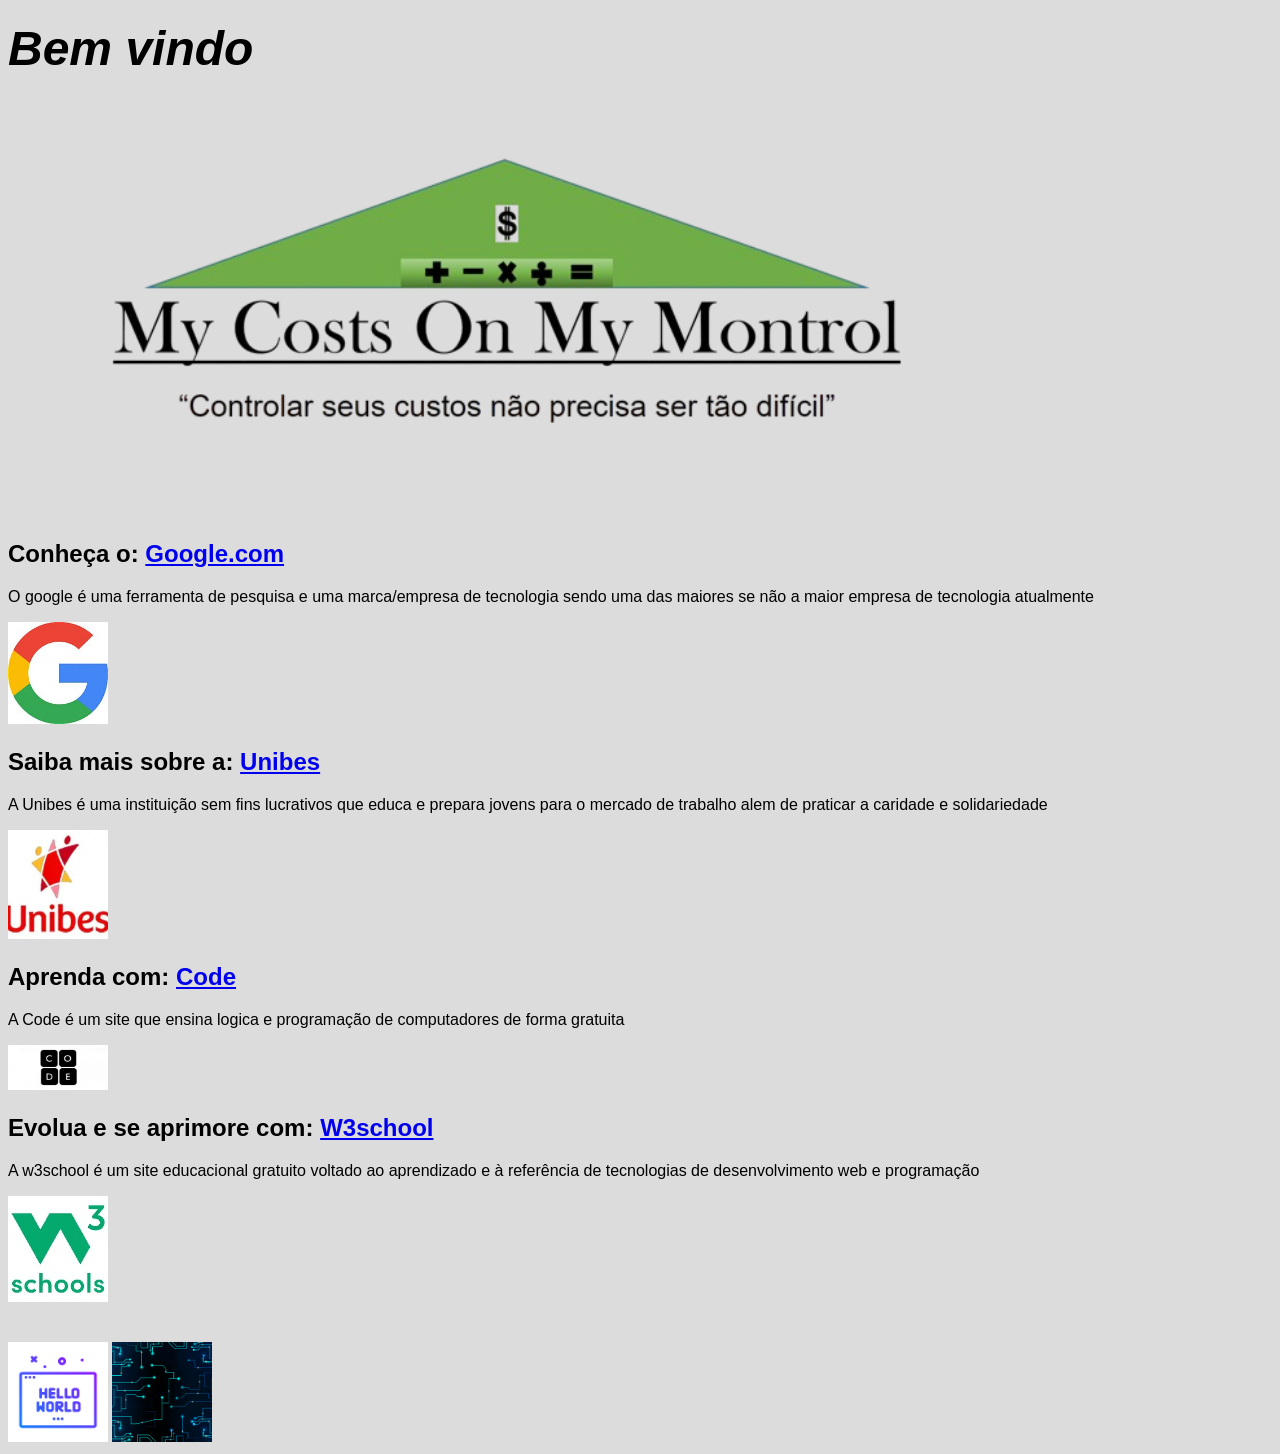
<file: vscode_mk/index.html>
<!DOCTYPE html>
<html lang="pt-br">
<head>
    <meta charset="UTF-8">
    <meta name="viewport" content="width=device-width, initial-scale=1.0">
    <title>Zona de Teste</title>

</head>

<link rel="stylesheet" href="color.css">
<i><h1><font size="50">Bem vindo</font></h1></i>

<img src="LogoProjetoPessoal-removebg-preview.png" alt="imagem" title="MyCostsOnMyControl" width="1000px">


<h2>Conheça o: <a href="http://google.com.br" target="_blank">Google.com</a></h2>
<p>O google é uma ferramenta de pesquisa e uma marca/empresa de tecnologia sendo uma das maiores se não a maior empresa de tecnologia atualmente</p>
<img src="gglogo.jpeg" alt="imagem" title="imagem do google" width="100px">

<h2>Saiba mais sobre a: <a href="http://unibes.org.br" target="_blank">Unibes</a></h2>
<p>A Unibes é uma instituição sem fins lucrativos que educa e prepara jovens para o mercado de trabalho alem de praticar a caridade e solidariedade</p>
<img src="unibeslogo.webp" alt="imagem" title="imagem do google" width="100px"> 

<h2>Aprenda com: <a href="http://code.org" target="_blank">Code</a></h2>
<p>A Code é um site que ensina logica e programação de computadores de forma gratuita</p>
<img src="codeprg.webp" alt="imagem" title="imagem do google" width="100px">

<h2>Evolua e se aprimore com: <a href="http://www.w3schools.com" target="_blank">W3school</a></h2>
<p>A w3school é um site educacional gratuito voltado ao aprendizado e à referência de tecnologias de desenvolvimento web e programação</p>
<img src="w3logo.webp" alt="imagem" title="imagem do google" width="100px">

<br><br><br>

<img src="olamundo.png" alt="imagem"  title="imagem do google" width="100px">

<img src="tec.gif" alt="animação" title="gif do google" width="100px">




</body>
</html>
</file>
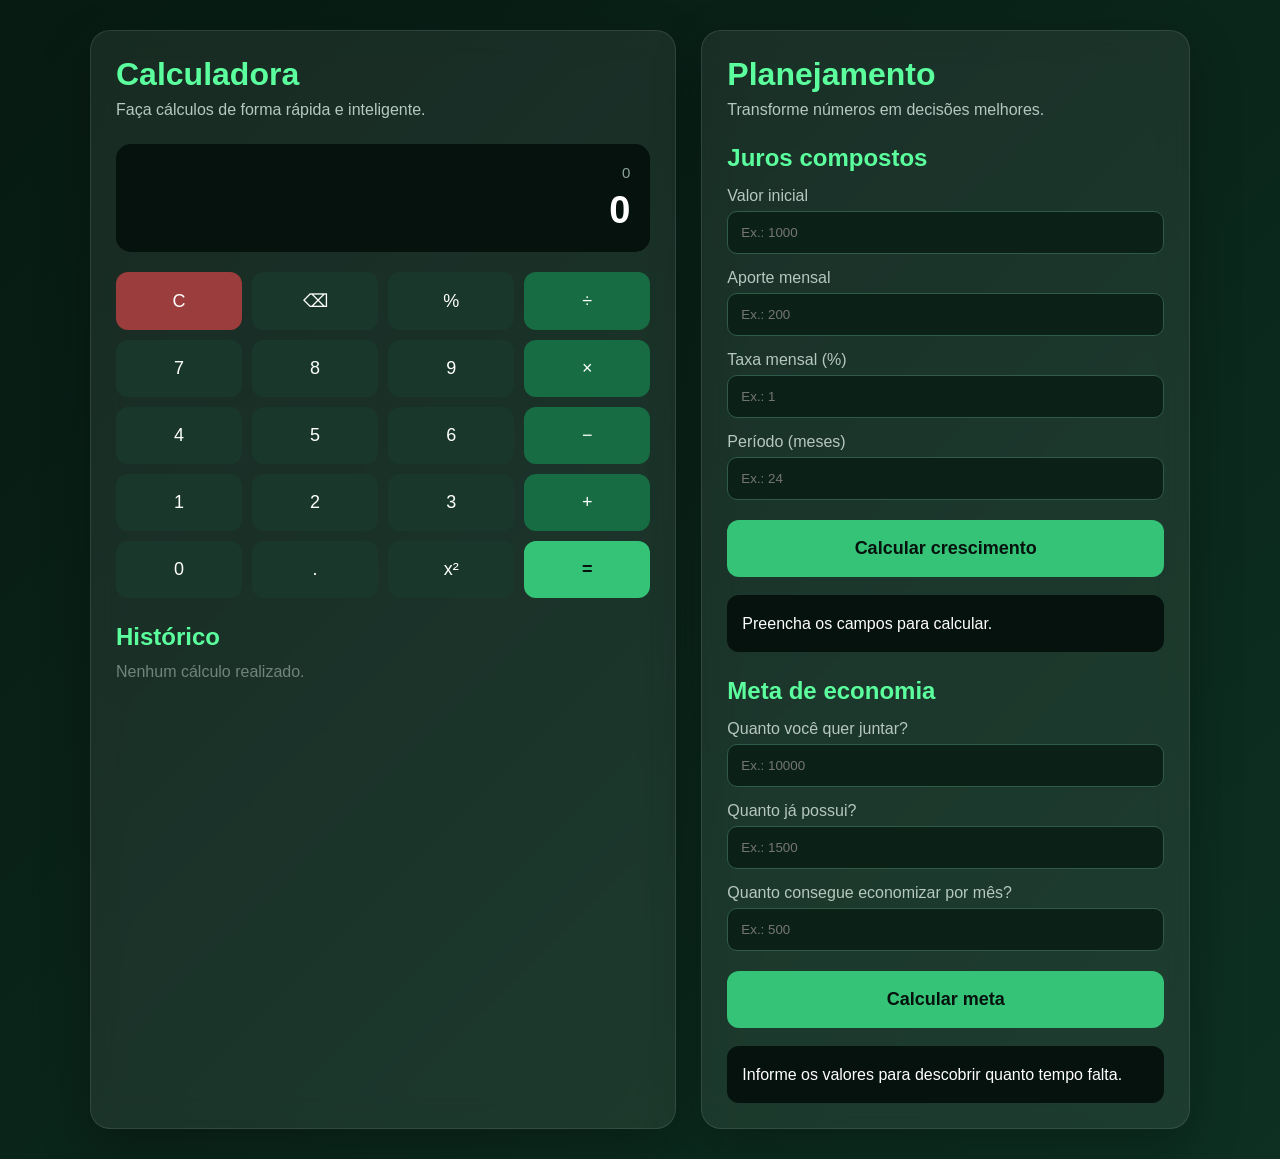
<file: projeto_pessoal/projeto.html>
<!DOCTYPE html>
<html lang="pt-BR">
<head>
    <meta charset="UTF-8">
    <meta name="viewport" content="width=device-width, initial-scale=1.0">

    <title>Calculadora Financeira</title>

    <style>
        * {
            box-sizing: border-box;
            margin: 0;
            padding: 0;
            font-family: Arial, Helvetica, sans-serif;
        }

        body {
            min-height: 100vh;
            background: linear-gradient(135deg, #071a12, #0d3022);
            color: #fff;

            display: flex;
            justify-content: center;
            align-items: center;

            padding: 30px;
        }

        .container {
            width: 100%;
            max-width: 1100px;

            display: grid;
            grid-template-columns: 1.2fr 1fr;

            gap: 25px;
        }

        .card {
            background: rgba(255,255,255,0.07);
            border: 1px solid rgba(255,255,255,0.1);
            border-radius: 20px;

            padding: 25px;

            backdrop-filter: blur(15px);

            box-shadow: 0 20px 50px rgba(0,0,0,0.25);
        }

        h1 {
            margin-bottom: 8px;
            color: #5cff9d;
        }

        .subtitle {
            color: #b6c8bf;
            margin-bottom: 25px;
        }

        /* DISPLAY */

        .display {
            background: #06120d;
            border-radius: 15px;

            padding: 20px;

            margin-bottom: 20px;

            text-align: right;
        }

        .expression {
            color: #8ca59a;
            font-size: 15px;

            min-height: 20px;
        }

        .result {
            font-size: 38px;
            font-weight: bold;

            margin-top: 5px;

            overflow: hidden;
            text-overflow: ellipsis;
        }

        /* BOTÕES */

        .buttons {
            display: grid;

            grid-template-columns: repeat(4, 1fr);

            gap: 10px;
        }

        button {
            border: none;
            border-radius: 12px;

            padding: 18px;

            font-size: 18px;

            cursor: pointer;

            color: white;

            background: #19382b;

            transition: 0.15s;
        }

        button:hover {
            transform: translateY(-2px);
            background: #24523e;
        }

        button:active {
            transform: scale(0.97);
        }

        .operator {
            background: #176c43;
        }

        .equals {
            background: #35c477;
            color: #06120d;
            font-weight: bold;
        }

        .clear {
            background: #9b3d3d;
        }

        /* FINANCEIRO */

        .finance-section {
            margin-top: 25px;
        }

        .finance-section h2 {
            margin-bottom: 15px;
            color: #5cff9d;
        }

        .form-group {
            margin-bottom: 15px;
        }

        label {
            display: block;

            margin-bottom: 6px;

            color: #b6c8bf;
        }

        input,
        select {
            width: 100%;

            padding: 13px;

            border-radius: 10px;

            border: 1px solid #315b49;

            background: #0b2118;

            color: white;

            outline: none;
        }

        input:focus,
        select:focus {
            border-color: #5cff9d;
        }

        .calculate-btn {
            width: 100%;

            background: #35c477;

            color: #06120d;

            font-weight: bold;

            margin-top: 5px;
        }

        .financial-result {
            margin-top: 18px;

            background: #06120d;

            padding: 15px;

            border-radius: 12px;

            line-height: 1.7;
        }

        .financial-result strong {
            color: #5cff9d;
        }

        /* HISTÓRICO */

        .history {
            margin-top: 25px;
        }

        .history h2 {
            color: #5cff9d;
            margin-bottom: 12px;
        }

        .history-list {
            max-height: 250px;

            overflow-y: auto;
        }

        .history-item {
            background: #0b2118;

            padding: 12px;

            border-radius: 10px;

            margin-bottom: 8px;

            color: #c5d8ce;
        }

        .empty {
            color: #71857b;
        }

        /* RESPONSIVIDADE */

        @media (max-width: 800px) {

            .container {
                grid-template-columns: 1fr;
            }

            body {
                padding: 15px;
            }

            .result {
                font-size: 30px;
            }
        }
    </style>
</head>

<body>

<div class="container">

    <!-- CALCULADORA -->
    <div class="card">

        <h1>Calculadora</h1>

        <p class="subtitle">
            Faça cálculos de forma rápida e inteligente.
        </p>

        <div class="display">

            <div id="expression" class="expression">
                0
            </div>

            <div id="result" class="result">
                0
            </div>

        </div>

        <div class="buttons">

            <button class="clear" onclick="clearCalculator()">C</button>

            <button onclick="deleteLast()">⌫</button>

            <button onclick="percentage()">%</button>

            <button class="operator" onclick="chooseOperator('/')">÷</button>

            <button onclick="appendNumber('7')">7</button>
            <button onclick="appendNumber('8')">8</button>
            <button onclick="appendNumber('9')">9</button>

            <button class="operator" onclick="chooseOperator('*')">×</button>

            <button onclick="appendNumber('4')">4</button>
            <button onclick="appendNumber('5')">5</button>
            <button onclick="appendNumber('6')">6</button>

            <button class="operator" onclick="chooseOperator('-')">−</button>

            <button onclick="appendNumber('1')">1</button>
            <button onclick="appendNumber('2')">2</button>
            <button onclick="appendNumber('3')">3</button>

            <button class="operator" onclick="chooseOperator('+')">+</button>

            <button onclick="appendNumber('0')">0</button>
            <button onclick="appendDecimal()">.</button>

            <button onclick="square()">x²</button>

            <button class="equals" onclick="calculate()">=</button>

        </div>


        <!-- HISTÓRICO -->

        <div class="history">

            <h2>Histórico</h2>

            <div id="historyList" class="history-list">

                <p class="empty">
                    Nenhum cálculo realizado.
                </p>

            </div>

        </div>

    </div>


    <!-- FERRAMENTAS FINANCEIRAS -->

    <div class="card">

        <h1>Planejamento</h1>

        <p class="subtitle">
            Transforme números em decisões melhores.
        </p>


        <!-- JUROS COMPOSTOS -->

        <div class="finance-section">

            <h2>Juros compostos</h2>

            <div class="form-group">

                <label>Valor inicial</label>

                <input
                    type="number"
                    id="initialValue"
                    placeholder="Ex.: 1000"
                >

            </div>

            <div class="form-group">

                <label>Aporte mensal</label>

                <input
                    type="number"
                    id="monthlyContribution"
                    placeholder="Ex.: 200"
                >

            </div>

            <div class="form-group">

                <label>Taxa mensal (%)</label>

                <input
                    type="number"
                    id="interestRate"
                    step="0.01"
                    placeholder="Ex.: 1"
                >

            </div>

            <div class="form-group">

                <label>Período (meses)</label>

                <input
                    type="number"
                    id="months"
                    placeholder="Ex.: 24"
                >

            </div>

            <button
                class="calculate-btn"
                onclick="calculateCompoundInterest()"
            >
                Calcular crescimento
            </button>

            <div
                id="compoundResult"
                class="financial-result"
            >
                Preencha os campos para calcular.
            </div>

        </div>


        <!-- META -->

        <div class="finance-section">

            <h2>Meta de economia</h2>

            <div class="form-group">

                <label>Quanto você quer juntar?</label>

                <input
                    type="number"
                    id="goalValue"
                    placeholder="Ex.: 10000"
                >

            </div>

            <div class="form-group">

                <label>Quanto já possui?</label>

                <input
                    type="number"
                    id="currentValue"
                    placeholder="Ex.: 1500"
                >

            </div>

            <div class="form-group">

                <label>Quanto consegue economizar por mês?</label>

                <input
                    type="number"
                    id="savingPerMonth"
                    placeholder="Ex.: 500"
                >

            </div>

            <button
                class="calculate-btn"
                onclick="calculateGoal()"
            >
                Calcular meta
            </button>

            <div
                id="goalResult"
                class="financial-result"
            >
                Informe os valores para descobrir quanto tempo falta.
            </div>

        </div>

    </div>

</div>


<script>

    /*
    =====================================================
    ESTADO DA CALCULADORA
    =====================================================
    */

    let currentValue = "";
    let previousValue = "";
    let currentOperator = null;

    let history = [];


    /*
    =====================================================
    FORMATAÇÃO MONETÁRIA
    =====================================================
    */

    function formatMoney(value) {

        return new Intl.NumberFormat(
            "pt-BR",
            {
                style: "currency",
                currency: "BRL"
            }
        ).format(value);

    }


    /*
    =====================================================
    ATUALIZAR DISPLAY
    =====================================================
    */

    function updateDisplay() {

        document.getElementById("result").textContent =
            currentValue || "0";

        if (previousValue && currentOperator) {

            document.getElementById("expression").textContent =
                `${previousValue} ${getOperatorSymbol(currentOperator)}`;

        } else {

            document.getElementById("expression").textContent =
                "0";

        }

    }


    /*
    =====================================================
    SÍMBOLOS DOS OPERADORES
    =====================================================
    */

    function getOperatorSymbol(operator) {

        const symbols = {

            "+": "+",
            "-": "−",
            "*": "×",
            "/": "÷"

        };

        return symbols[operator] || operator;

    }


    /*
    =====================================================
    ADICIONAR NÚMERO
    =====================================================
    */

    function appendNumber(number) {

        if (currentValue === "0") {

            currentValue = number;

        } else {

            currentValue += number;

        }

        updateDisplay();

    }


    /*
    =====================================================
    ADICIONAR DECIMAL
    =====================================================
    */

    function appendDecimal() {

        if (!currentValue.includes(".")) {

            currentValue +=
                currentValue === ""
                    ? "0."
                    : ".";

        }

        updateDisplay();

    }


    /*
    =====================================================
    ESCOLHER OPERADOR
    =====================================================
    */

    function chooseOperator(operator) {

        if (currentValue === "") return;

        if (previousValue !== "") {

            calculate();

        }

        previousValue = currentValue;

        currentValue = "";

        currentOperator = operator;

        updateDisplay();

    }


    /*
    =====================================================
    CALCULAR
    =====================================================
    */

    function calculate() {

        if (
            previousValue === "" ||
            currentValue === "" ||
            !currentOperator
        ) {
            return;
        }

        const a = parseFloat(previousValue);
        const b = parseFloat(currentValue);

        let result;

        switch (currentOperator) {

            case "+":
                result = a + b;
                break;

            case "-":
                result = a - b;
                break;

            case "*":
                result = a * b;
                break;

            case "/":

                if (b === 0) {

                    alert("Não é possível dividir por zero.");
                    return;

                }

                result = a / b;

                break;

        }

        addHistory(
            `${a} ${getOperatorSymbol(currentOperator)} ${b} = ${result}`
        );

        currentValue = String(
            Number(result.toFixed(10))
        );

        previousValue = "";

        currentOperator = null;

        updateDisplay();

    }


    /*
    =====================================================
    PORCENTAGEM
    =====================================================
    */

    function percentage() {

        if (currentValue === "") return;

        const value =
            parseFloat(currentValue);

        currentValue =
            String(value / 100);

        updateDisplay();

    }


    /*
    =====================================================
    QUADRADO
    =====================================================
    */

    function square() {

        if (currentValue === "") return;

        const value =
            parseFloat(currentValue);

        const result =
            value * value;

        addHistory(
            `${value}² = ${result}`
        );

        currentValue =
            String(result);

        updateDisplay();

    }


    /*
    =====================================================
    APAGAR
    =====================================================
    */

    function deleteLast() {

        currentValue =
            currentValue.slice(0, -1);

        updateDisplay();

    }


    /*
    =====================================================
    LIMPAR
    =====================================================
    */

    function clearCalculator() {

        currentValue = "";
        previousValue = "";
        currentOperator = null;

        updateDisplay();

    }


    /*
    =====================================================
    HISTÓRICO
    =====================================================
    */

    function addHistory(calculation) {

        history.unshift(calculation);

        if (history.length > 10) {

            history.pop();

        }

        renderHistory();

    }


    function renderHistory() {

        const container =
            document.getElementById("historyList");

        if (history.length === 0) {

            container.innerHTML =
                `<p class="empty">
                    Nenhum cálculo realizado.
                 </p>`;

            return;

        }

        container.innerHTML =
            history.map(
                item =>
                    `<div class="history-item">
                        ${item}
                    </div>`
            ).join("");

    }


    /*
    =====================================================
    JUROS COMPOSTOS
    =====================================================
    
    Fórmula:

    M = P(1+i)^n + PMT[((1+i)^n - 1)/i]

    P   = valor inicial
    i   = taxa
    n   = número de meses
    PMT = aporte mensal
    */

    function calculateCompoundInterest() {

        const principal =
            parseFloat(
                document.getElementById("initialValue").value
            ) || 0;

        const monthly =
            parseFloat(
                document.getElementById("monthlyContribution").value
            ) || 0;

        const rate =
            parseFloat(
                document.getElementById("interestRate").value
            ) / 100 || 0;

        const months =
            parseInt(
                document.getElementById("months").value
            ) || 0;


        if (months <= 0) {

            showCompoundError(
                "Informe um período válido."
            );

            return;

        }


        let futureValue;

        /*
        Se a taxa for zero,
        não podemos dividir por i.
        */

        if (rate === 0) {

            futureValue =
                principal +
                monthly * months;

        } else {

            const compound =
                Math.pow(
                    1 + rate,
                    months
                );

            futureValue =
                principal * compound
                +
                monthly *
                ((compound - 1) / rate);

        }


        const totalInvested =
            principal +
            monthly * months;

        const interest =
            futureValue -
            totalInvested;


        document.getElementById(
            "compoundResult"
        ).innerHTML = `

            Valor final:
            <strong>${formatMoney(futureValue)}</strong>
            <br>

            Total colocado:
            <strong>${formatMoney(totalInvested)}</strong>
            <br>

            Rendimentos:
            <strong>${formatMoney(interest)}</strong>

        `;

    }


    function showCompoundError(message) {

        document.getElementById(
            "compoundResult"
        ).innerHTML =
            `<strong>${message}</strong>`;

    }


    /*
    =====================================================
    CÁLCULO DA META
    =====================================================
    */

    function calculateGoal() {

        const goal =
            parseFloat(
                document.getElementById("goalValue").value
            ) || 0;

        const current =
            parseFloat(
                document.getElementById("currentValue").value
            ) || 0;

        const saving =
            parseFloat(
                document.getElementById("savingPerMonth").value
            ) || 0;


        if (goal <= 0) {

            showGoalError(
                "Informe uma meta válida."
            );

            return;

        }


        if (current >= goal) {

            document.getElementById(
                "goalResult"
            ).innerHTML = `

                🎉 Você já atingiu sua meta!

                <br>

                Valor acumulado:
                <strong>${formatMoney(current)}</strong>

            `;

            return;

        }


        if (saving <= 0) {

            showGoalError(
                "Informe quanto você consegue economizar por mês."
            );

            return;

        }


        const remaining =
            goal - current;

        const months =
            Math.ceil(
                remaining / saving
            );

        const years =
            Math.floor(months / 12);

        const remainingMonths =
            months % 12;


        let timeText = "";

        if (years > 0) {

            timeText +=
                `${years} ano(s) `;

        }

        if (remainingMonths > 0) {

            timeText +=
                `${remainingMonths} mês(es)`;

        }


        document.getElementById(
            "goalResult"
        ).innerHTML = `

            Faltam:
            <strong>${formatMoney(remaining)}</strong>

            <br>

            Tempo estimado:
            <strong>${timeText}</strong>

            <br>

            Economia mensal:
            <strong>${formatMoney(saving)}</strong>

        `;

    }


    function showGoalError(message) {

        document.getElementById(
            "goalResult"
        ).innerHTML =
            `<strong>${message}</strong>`;

    }


    /*
    =====================================================
    TECLADO DO COMPUTADOR
    =====================================================
    */

    document.addEventListener(
        "keydown",
        function(event) {

            const key = event.key;

            if (!isNaN(key)) {

                appendNumber(key);

            }

            else if (key === ".") {

                appendDecimal();

            }

            else if (
                ["+", "-", "*", "/"].includes(key)
            ) {

                chooseOperator(key);

            }

            else if (
                key === "Enter" ||
                key === "="
            ) {

                calculate();

            }

            else if (key === "Backspace") {

                deleteLast();

            }

            else if (key === "Escape") {

                clearCalculator();

            }

        }
    );


    /*
    =====================================================
    INICIALIZAÇÃO
    =====================================================
    */

    updateDisplay();

</script>

</body>
</html>
</file>
<file: projeto_pessoal/color.css>
body{font-family: 'Gill Sans', 'Gill Sans MT', Calibri, 'Trebuchet MS', sans-serif; background-color: rgb(18, 87, 47); color: black; text-align: center;}
</file>
<file: vscode_mk/color.css>
body{font-family: Arial, Helvetica, sans-serif; color: black; background-color: gainsboro;}
</file>
